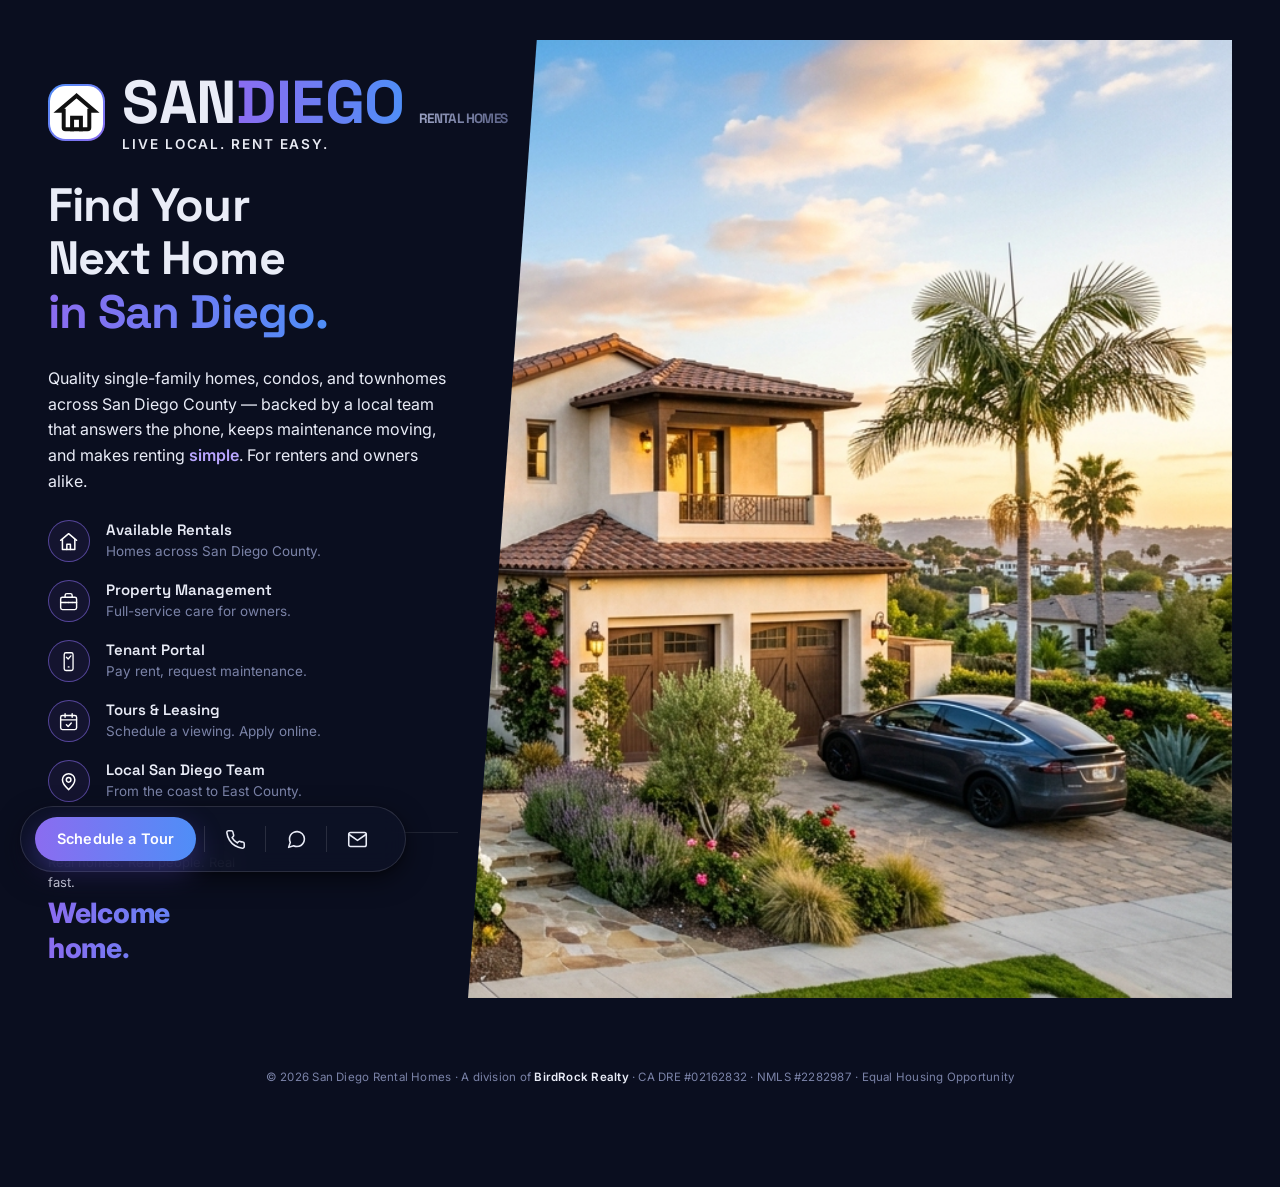
<file: index.html>
<!doctype html>
<html lang="en">
<head>
  <meta charset="UTF-8">
  <meta name="viewport" content="width=device-width, initial-scale=1">
  <title>San Diego Rental Homes — Quality Rentals & Property Management in San Diego, CA</title>
  <meta name="description" content="Find your next home in San Diego. Quality single-family homes, condos, and townhomes for rent across San Diego County — plus full-service property management for owners. Call or text 619-642-2087.">
  <link rel="preconnect" href="https://fonts.googleapis.com">
  <link rel="preconnect" href="https://fonts.gstatic.com" crossorigin>
  <link href="https://fonts.googleapis.com/css2?family=Space+Grotesk:wght@500;600;700&family=Inter:wght@400;500;600;700&display=swap" rel="stylesheet">
  <link rel="icon" type="image/svg+xml" href="assets/logo.svg">
  <link rel="apple-touch-icon" sizes="180x180" href="assets/appicon-180.png">
  <link rel="manifest" href="site.webmanifest">
  <meta name="theme-color" content="#000000">
  <link rel="stylesheet" href="pages.css?v=13">
  <link rel="stylesheet" href="floating-bar.css?v=4">
</head>
<body>
  <div class="page">
    <div class="hero">
      <div class="hero-copy">
        <div class="brand"><a class="brand-mark" href="index.html" aria-label="San Diego Rental Homes home"><img src="assets/logo.svg" alt="San Diego Rental Homes logo"></a>

          <div class="brand-text">
            <a class="brand-home" href="index.html" aria-label="San Diego Rental Homes home"><h1 class="brand-title">SAN<span class="accent">DIEGO</span> <span class="suffix">RENTAL HOMES</span></h1></a>
            <a class="brand-sub" href="rentals.html">LIVE LOCAL. RENT EASY.</a>
          </div>
        </div>

        <h2 class="headline">
          Find Your Next Home<br>
          <span class="grad">in San Diego.</span>
        </h2>
        <p class="lede">
          Quality single-family homes, condos, and townhomes across San Diego County — backed by a local team that answers the phone, keeps maintenance moving, and makes renting <span class="hl">simple</span>. For renters and owners alike.
        </p>

      <div class="features">
        <div class="feature">
          <a class="feature-icon" href="rentals.html" aria-label="Available Rentals"><svg viewBox="0 0 24 24" fill="none" stroke-width="1.7" stroke-linecap="round" stroke-linejoin="round"><path d="M3 10.5 12 3l9 7.5"/><path d="M5 9.5V21h14V9.5"/><path d="M10 21v-6h4v6"/></svg></a>
          <div>
            <h3><a href="rentals.html">Available Rentals</a></h3>
            <p class="tight">Homes across San Diego County.</p>
          </div>
        </div>
        <div class="feature">
          <a class="feature-icon" href="management.html" aria-label="Property Management"><svg viewBox="0 0 24 24" fill="none" stroke-width="1.6" stroke-linecap="round" stroke-linejoin="round"><rect x="3" y="7" width="18" height="14" rx="2"/><path d="M8 7V5a2 2 0 0 1 2-2h4a2 2 0 0 1 2 2v2"/><path d="M3 13h18"/><path d="M8 13v0M12 13v0M16 13v0"/></svg></a>
          <div>
            <h3><a href="management.html">Property Management</a></h3>
            <p>Full-service care for owners.</p>
          </div>
        </div>
        <div class="feature">
          <a class="feature-icon" href="tenants.html" aria-label="Tenant Portal"><svg viewBox="0 0 24 24" fill="none" stroke-width="1.5"><rect x="7" y="2" width="10" height="20" rx="2"/><path d="M11 18h2"/><path d="M9.5 7l2 2 3-3.5" stroke-linecap="round" stroke-linejoin="round"/></svg></a>
          <div>
            <h3><a href="tenants.html">Tenant Portal</a></h3>
            <p>Pay rent, request maintenance.</p>
          </div>
        </div>
        <div class="feature">
          <a class="feature-icon" href="contact.html" aria-label="Tours and Leasing"><svg viewBox="0 0 24 24" fill="none" stroke-width="1.6" stroke-linecap="round" stroke-linejoin="round"><rect x="3" y="5" width="18" height="16" rx="2"/><path d="M8 3v4M16 3v4M3 10h18"/><path d="M9.5 15.5l2 2 3.5-4"/></svg></a>
          <div>
            <h3><a href="contact.html">Tours &amp; Leasing</a></h3>
            <p>Schedule a viewing. Apply online.</p>
          </div>
        </div>
        <div class="feature">
          <a class="feature-icon" href="management.html" aria-label="Local San Diego Team"><svg viewBox="0 0 24 24" fill="none" stroke-width="1.7" stroke-linecap="round" stroke-linejoin="round"><path d="M12 21s-7-6.1-7-11a7 7 0 0 1 14 0c0 4.9-7 11-7 11z"/><circle cx="12" cy="10" r="2.6"/></svg></a>
          <div>
            <h3><a href="contact.html">Local San Diego Team</a></h3>
            <p>From the coast to East County.</p>
          </div>
        </div>
      </div>

        <div class="cta-row">
          <div class="cta-text">
            Real homes. Real people. Real fast.<br>
            <a class="slamdunk-link" href="rentals.html" aria-label="See available rentals">Welcome home.</a>
          </div>

        </div>
      </div>

      <div class="hero-photo-frame">
        <img src="assets/hero.jpg" alt="A beautiful San Diego rental home at golden hour">
      </div>
    </div>
  </div>

    <script src="brand-fit.js?v=2"></script>
  <script src="swipe-nav.js?v=1"></script>
<nav class="footer-bar" role="navigation" aria-label="App actions">
  <a class="footer-btn footer-cta" aria-label="Schedule a Tour" href="contact.html"><span>Schedule a Tour</span></a>
  <div class="fb-divider"></div>
  <a class="footer-btn" aria-label="Call" href="tel:+16196422087"><svg viewBox="0 0 24 24"><path d="M22 16.92v3a2 2 0 0 1-2.18 2 19.79 19.79 0 0 1-8.63-3.07 19.5 19.5 0 0 1-6-6 19.79 19.79 0 0 1-3.07-8.67A2 2 0 0 1 4.11 2h3a2 2 0 0 1 2 1.72c.127.96.361 1.903.7 2.81a2 2 0 0 1-.45 2.11L8.09 9.91a16 16 0 0 0 6 6l1.27-1.27a2 2 0 0 1 2.11-.45c.907.339 1.85.573 2.81.7A2 2 0 0 1 22 16.92z"/></svg></a>
  <div class="fb-divider"></div>
  <a class="footer-btn" aria-label="Text" href="sms:+16196422087"><svg viewBox="0 0 24 24"><path d="M21 11.5a8.38 8.38 0 0 1-.9 3.8 8.5 8.5 0 0 1-7.6 4.7 8.38 8.38 0 0 1-3.8-.9L3 21l1.9-5.7a8.38 8.38 0 0 1-.9-3.8 8.5 8.5 0 0 1 4.7-7.6 8.38 8.38 0 0 1 3.8-.9h.5a8.48 8.48 0 0 1 8 8v.5z"/></svg></a>
  <div class="fb-divider"></div>
  <a class="footer-btn" aria-label="Email" href="mailto:buddy@birdrockfunding.com"><svg viewBox="0 0 24 24"><rect x="2" y="4" width="20" height="16" rx="2"/><path d="m22 6-10 7L2 6"/></svg></a>
</nav>
<script src="floating-bar.js?v=5"></script>

<script>
  window.chatwootSettings = {
    launcherTitle: "Chat with Buddy",
    position: 'right',
    locale: 'en',
    darkMode: 'dark',
    type: 'expanded'
  };
  (function(d,t) {
    var BASE_URL="https://app.chatwoot.com";
    var g=d.createElement(t),s=d.getElementsByTagName(t)[0];
    g.src=BASE_URL+"/packs/js/sdk.js";
    g.async = true;
    s.parentNode.insertBefore(g,s);
    g.onload=function(){
      window.chatwootSDK.run({
        websiteToken: 'yThfudZBD2Ke6P4F8vaH173w',
        baseUrl: BASE_URL
      });
      var st = document.createElement('style');
      st.textContent = '#chatwoot_widget_launcher, .woot-widget-bubble, .chatwoot-launcher, ' +
        '.woot-widget-bubble-icon { background: linear-gradient(90deg, #2b6cf0, #4f8ef7) !important; border-radius: 14px; }';
      document.head.appendChild(st);
    }
  })(document,"script");
</script>
</body>
</html>
</file>
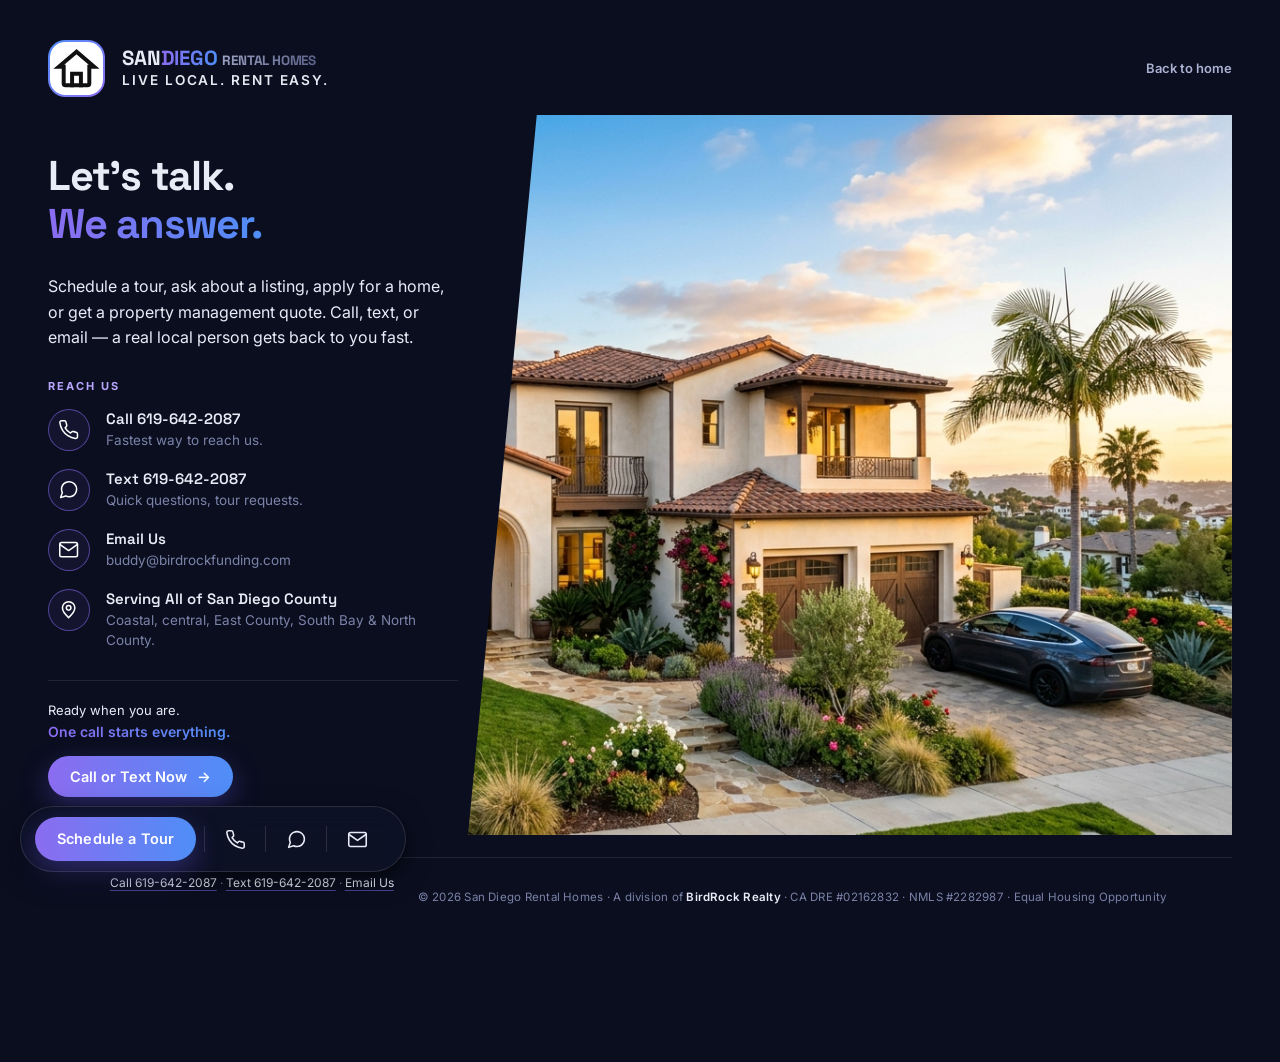
<file: contact.html>
<!doctype html>
<html lang="en">
<head>
  <meta charset="UTF-8">
  <meta name="viewport" content="width=device-width, initial-scale=1">
  <title>Contact & Apply | San Diego Rental Homes</title>
  <meta name="description" content="Contact San Diego Rental Homes: call or text 619-642-2087, or email us to schedule a tour, apply for a home, or ask about property management.">
  <link rel="preconnect" href="https://fonts.googleapis.com">
  <link rel="preconnect" href="https://fonts.gstatic.com" crossorigin>
  <link href="https://fonts.googleapis.com/css2?family=Space+Grotesk:wght@500;600;700&family=Inter:wght@400;500;600;700&display=swap" rel="stylesheet">
  <link rel="icon" type="image/svg+xml" href="assets/logo.svg">
  <link rel="manifest" href="site.webmanifest">
  <meta name="theme-color" content="#000000">
  <link rel="stylesheet" href="pages.css?v=13">
  <link rel="stylesheet" href="floating-bar.css?v=4">
</head>
<body>
  <div class="page">
    <nav class="page-nav" aria-label="Main navigation">
      <a class="brand" href="index.html"><img class="brand-mark" src="assets/logo.svg" alt="San Diego Rental Homes logo"><div><h1 class="brand-title">SAN<span class="accent">DIEGO</span> <span class="suffix">RENTAL HOMES</span></h1><span class="brand-sub">LIVE LOCAL. RENT EASY.</span></div></a>
      <a class="back-link" href="index.html">Back to home</a>
    </nav>
    <main class="hero">
      <section class="hero-copy">
        <h2 class="page-heading heading-wide">Let's talk.<br><span class="grad">We answer.</span></h2>
        <p class="page-lede">Schedule a tour, ask about a listing, apply for a home, or get a property management quote. Call, text, or email — a real local person gets back to you fast.</p>
        <div class="section-label">Reach Us</div>
        <div class="features">
          <div class="feature">
            <a class="feature-icon" href="tel:+16196422087" aria-label="Call 619-642-2087"><svg viewBox="0 0 24 24" fill="none" stroke="#ffffff" stroke-width="1.7" stroke-linecap="round" stroke-linejoin="round"><path d="M22 16.92v3a2 2 0 0 1-2.18 2 19.79 19.79 0 0 1-8.63-3.07 19.5 19.5 0 0 1-6-6 19.79 19.79 0 0 1-3.07-8.67A2 2 0 0 1 4.11 2h3a2 2 0 0 1 2 1.72c.127.96.361 1.903.7 2.81a2 2 0 0 1-.45 2.11L8.09 9.91a16 16 0 0 0 6 6l1.27-1.27a2 2 0 0 1 2.11-.45c.907.339 1.85.573 2.81.7A2 2 0 0 1 22 16.92z"/></svg></a>
            <div>
              <h3><a href="tel:+16196422087">Call 619-642-2087</a></h3>
              <p>Fastest way to reach us.</p>
            </div>
          </div>
          <div class="feature">
            <a class="feature-icon" href="sms:+16196422087" aria-label="Text 619-642-2087"><svg viewBox="0 0 24 24" fill="none" stroke="#ffffff" stroke-width="1.7"><path d="M21 11.5a8.38 8.38 0 0 1-.9 3.8 8.5 8.5 0 0 1-7.6 4.7 8.38 8.38 0 0 1-3.8-.9L3 21l1.9-5.7a8.38 8.38 0 0 1-.9-3.8 8.5 8.5 0 0 1 4.7-7.6 8.38 8.38 0 0 1 3.8-.9h.5a8.48 8.48 0 0 1 8 8v.5z" stroke-linecap="round" stroke-linejoin="round"/></svg></a>
            <div>
              <h3><a href="sms:+16196422087">Text 619-642-2087</a></h3>
              <p>Quick questions, tour requests.</p>
            </div>
          </div>
          <div class="feature">
            <a class="feature-icon" href="mailto:buddy@birdrockfunding.com" aria-label="Email us"><svg viewBox="0 0 24 24" fill="none" stroke="#ffffff" stroke-width="1.7"><rect x="2" y="4" width="20" height="16" rx="2"/><path d="m22 6-10 7L2 6" stroke-linecap="round" stroke-linejoin="round"/></svg></a>
            <div>
              <h3><a href="mailto:buddy@birdrockfunding.com">Email Us</a></h3>
              <p>buddy@birdrockfunding.com</p>
            </div>
          </div>
          <div class="feature">
            <a class="feature-icon" href="index.html" aria-label="Service areas"><svg viewBox="0 0 24 24" fill="none" stroke="#ffffff" stroke-width="1.7" stroke-linecap="round" stroke-linejoin="round"><path d="M12 21s-7-6.1-7-11a7 7 0 0 1 14 0c0 4.9-7 11-7 11z"/><circle cx="12" cy="10" r="2.6"/></svg></a>
            <div>
              <h3>Serving All of San Diego County</h3>
              <p>Coastal, central, East County, South Bay &amp; North County.</p>
            </div>
          </div>
        </div>
        <div class="cta-row">
          <div class="cta-text">Ready when you are.<br><strong>One call starts everything.</strong></div>
          <a class="cta-button" href="tel:+16196422087" target="_blank" rel="noopener noreferrer">Call or Text Now <span>→</span></a>
        </div>
      </section>
      <div class="hero-photo-frame"><img src="assets/hero.jpg" alt="A beautiful San Diego rental home at golden hour"></div>
    </main>
    <footer class="page-footer" style="justify-content: center;">
      <div class="footer-contact" style="flex-direction: row; gap: 10px; text-align: center;">
        <span><a href="tel:+16196422087">Call 619-642-2087</a> &middot; <a href="sms:+16196422087">Text 619-642-2087</a> &middot; <a href="mailto:buddy@birdrockfunding.com">Email Us</a></span>
      </div>
    </footer>
  </div>
<nav class="footer-bar" role="navigation" aria-label="App actions">
  <a class="footer-btn footer-cta" aria-label="Schedule a Tour" href="contact.html"><span>Schedule a Tour</span></a>
  <div class="fb-divider"></div>
  <a class="footer-btn" aria-label="Call" href="tel:+16196422087"><svg viewBox="0 0 24 24"><path d="M22 16.92v3a2 2 0 0 1-2.18 2 19.79 19.79 0 0 1-8.63-3.07 19.5 19.5 0 0 1-6-6 19.79 19.79 0 0 1-3.07-8.67A2 2 0 0 1 4.11 2h3a2 2 0 0 1 2 1.72c.127.96.361 1.903.7 2.81a2 2 0 0 1-.45 2.11L8.09 9.91a16 16 0 0 0 6 6l1.27-1.27a2 2 0 0 1 2.11-.45c.907.339 1.85.573 2.81.7A2 2 0 0 1 22 16.92z"/></svg></a>
  <div class="fb-divider"></div>
  <a class="footer-btn" aria-label="Text" href="sms:+16196422087"><svg viewBox="0 0 24 24"><path d="M21 11.5a8.38 8.38 0 0 1-.9 3.8 8.5 8.5 0 0 1-7.6 4.7 8.38 8.38 0 0 1-3.8-.9L3 21l1.9-5.7a8.38 8.38 0 0 1-.9-3.8 8.5 8.5 0 0 1 4.7-7.6 8.38 8.38 0 0 1 3.8-.9h.5a8.48 8.48 0 0 1 8 8v.5z"/></svg></a>
  <div class="fb-divider"></div>
  <a class="footer-btn" aria-label="Email" href="mailto:buddy@birdrockfunding.com"><svg viewBox="0 0 24 24"><rect x="2" y="4" width="20" height="16" rx="2"/><path d="m22 6-10 7L2 6"/></svg></a>
</nav>
<script src="floating-bar.js?v=5"></script>
<script>
  window.chatwootSettings = {
    launcherTitle: "Chat with Buddy",
    position: 'right',
    locale: 'en',
    darkMode: 'dark',
    type: 'expanded'
  };
  (function(d,t) {
    var BASE_URL="https://app.chatwoot.com";
    var g=d.createElement(t),s=d.getElementsByTagName(t)[0];
    g.src=BASE_URL+"/packs/js/sdk.js";
    g.async = true;
    s.parentNode.insertBefore(g,s);
    g.onload=function(){
      window.chatwootSDK.run({
        websiteToken: 'yThfudZBD2Ke6P4F8vaH173w',
        baseUrl: BASE_URL
      });
      var st = document.createElement('style');
      st.textContent = '#chatwoot_widget_launcher, .woot-widget-bubble, .chatwoot-launcher, ' +
        '.woot-widget-bubble-icon { background: linear-gradient(90deg, #2b6cf0, #4f8ef7) !important; border-radius: 14px; }';
      document.head.appendChild(st);
    }
  })(document,"script");
</script>
</body>
</html>
</file>
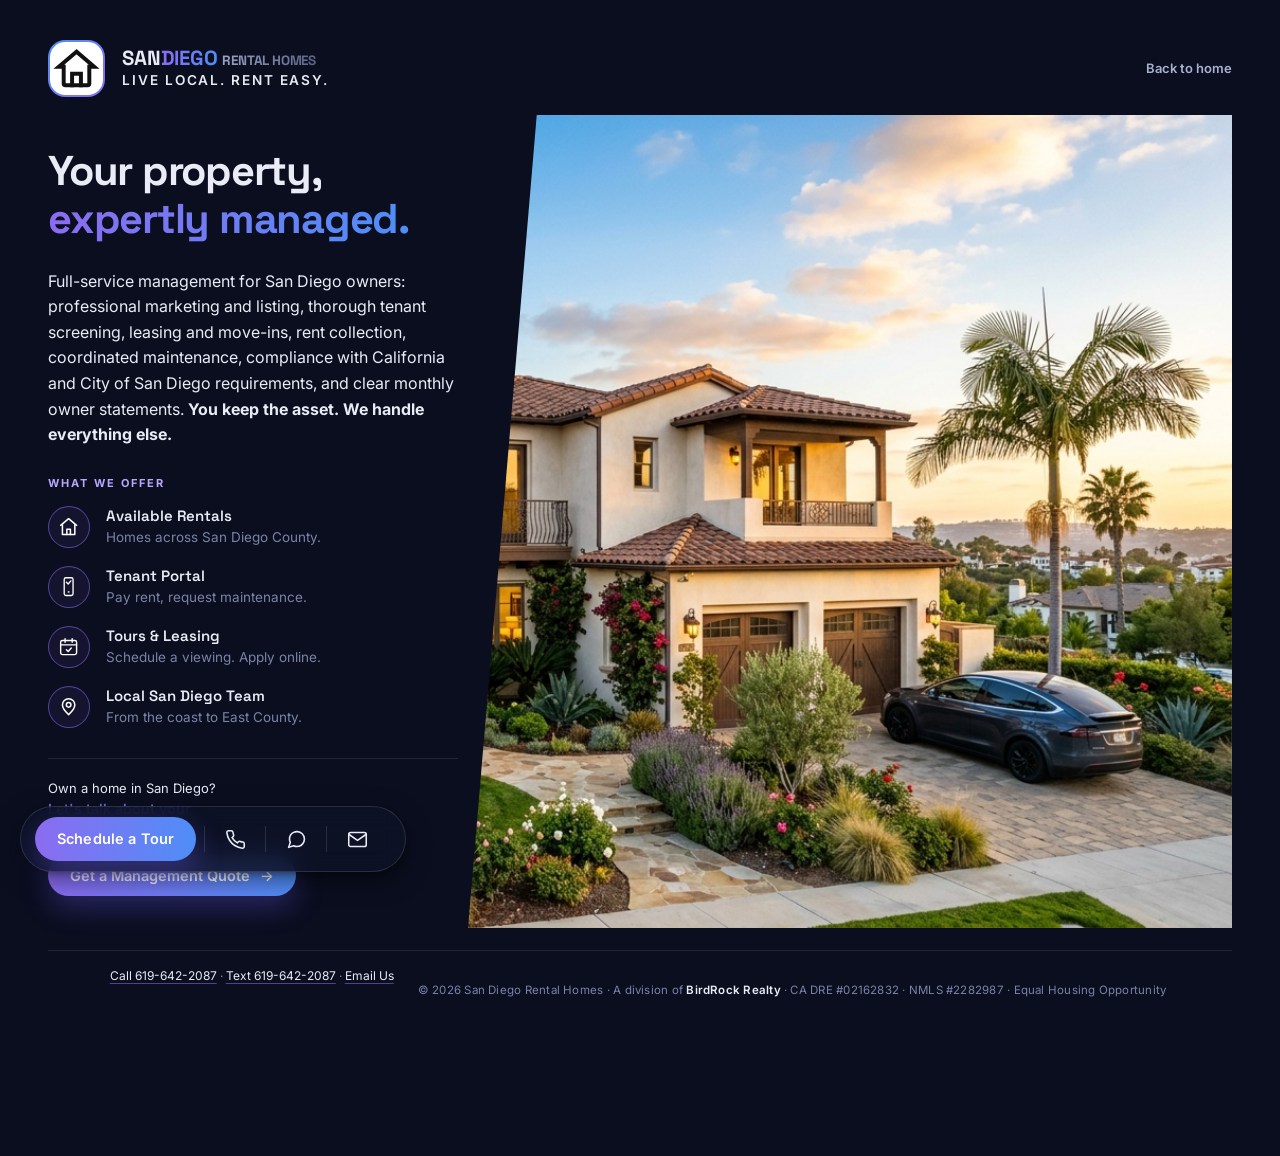
<file: management.html>
<!doctype html>
<html lang="en">
<head>
  <meta charset="UTF-8">
  <meta name="viewport" content="width=device-width, initial-scale=1">
  <title>Property Management | San Diego Rental Homes</title>
  <meta name="description" content="Full-service property management in San Diego: marketing, tenant screening, leasing, rent collection, maintenance coordination, and owner statements. Call or text 619-642-2087.">
  <link rel="preconnect" href="https://fonts.googleapis.com">
  <link rel="preconnect" href="https://fonts.gstatic.com" crossorigin>
  <link href="https://fonts.googleapis.com/css2?family=Space+Grotesk:wght@500;600;700&family=Inter:wght@400;500;600;700&display=swap" rel="stylesheet">
  <link rel="icon" type="image/svg+xml" href="assets/logo.svg">
  <link rel="manifest" href="site.webmanifest">
  <meta name="theme-color" content="#000000">
  <link rel="stylesheet" href="pages.css?v=13">
  <link rel="stylesheet" href="floating-bar.css?v=4">
</head>
<body>
  <div class="page">
    <nav class="page-nav" aria-label="Main navigation">
      <a class="brand" href="index.html"><img class="brand-mark" src="assets/logo.svg" alt="San Diego Rental Homes logo"><div><h1 class="brand-title">SAN<span class="accent">DIEGO</span> <span class="suffix">RENTAL HOMES</span></h1><span class="brand-sub">LIVE LOCAL. RENT EASY.</span></div></a>
      <a class="back-link" href="index.html">Back to home</a>
    </nav>
    <main class="hero">
      <section class="hero-copy">
        <h2 class="page-heading heading-wide">Your property,<br><span class="grad">expertly managed.</span></h2>
        <p class="page-lede">Full-service management for San Diego owners: professional marketing and listing, thorough tenant screening, leasing and move-ins, rent collection, coordinated maintenance, compliance with California and City of San Diego requirements, and clear monthly owner statements. <strong>You keep the asset. We handle everything else.</strong></p>
        <div class="section-label">What we offer</div>
        <div class="features">
          <div class="feature">
            <a class="feature-icon" href="rentals.html" aria-label="Available Rentals"><svg viewBox="0 0 24 24" fill="none" stroke="#ffffff" stroke-width="1.7" stroke-linecap="round" stroke-linejoin="round"><path d="M3 10.5 12 3l9 7.5"/><path d="M5 9.5V21h14V9.5"/><path d="M10 21v-6h4v6"/></svg></a>
            <div>
              <h3><a href="rentals.html">Available Rentals</a></h3>
              <p>Homes across San Diego County.</p>
            </div>
          </div>
          <div class="feature">
            <a class="feature-icon" href="tenants.html" aria-label="Tenant Portal"><svg viewBox="0 0 24 24" fill="none" stroke="#ffffff" stroke-width="1.5"><rect x="7" y="2" width="10" height="20" rx="2"/><path d="M11 18h2"/><path d="M9.5 7l2 2 3-3.5" stroke-linecap="round" stroke-linejoin="round"/></svg></a>
            <div>
              <h3><a href="tenants.html">Tenant Portal</a></h3>
              <p>Pay rent, request maintenance.</p>
            </div>
          </div>
          <div class="feature">
            <a class="feature-icon" href="contact.html" aria-label="Tours and Leasing"><svg viewBox="0 0 24 24" fill="none" stroke="#ffffff" stroke-width="1.6" stroke-linecap="round" stroke-linejoin="round"><rect x="3" y="5" width="18" height="16" rx="2"/><path d="M8 3v4M16 3v4M3 10h18"/><path d="M9.5 15.5l2 2 3.5-4"/></svg></a>
            <div>
              <h3><a href="contact.html">Tours &amp; Leasing</a></h3>
              <p>Schedule a viewing. Apply online.</p>
            </div>
          </div>
          <div class="feature">
            <a class="feature-icon" href="contact.html" aria-label="Local San Diego Team"><svg viewBox="0 0 24 24" fill="none" stroke="#ffffff" stroke-width="1.7" stroke-linecap="round" stroke-linejoin="round"><path d="M12 21s-7-6.1-7-11a7 7 0 0 1 14 0c0 4.9-7 11-7 11z"/><circle cx="12" cy="10" r="2.6"/></svg></a>
            <div>
              <h3><a href="contact.html">Local San Diego Team</a></h3>
              <p>From the coast to East County.</p>
            </div>
          </div>
        </div>
        <div class="cta-row">
          <div class="cta-text">Own a home in San Diego?<br><strong>Let's talk about your property.</strong></div>
          <a class="cta-button" href="contact.html" target="_blank" rel="noopener noreferrer">Get a Management Quote <span>→</span></a>
        </div>
      </section>
      <div class="hero-photo-frame"><img src="assets/hero.jpg" alt="A beautiful San Diego rental home at golden hour"></div>
    </main>
    <footer class="page-footer" style="justify-content: center;">
      <div class="footer-contact" style="flex-direction: row; gap: 10px; text-align: center;">
        <span><a href="tel:+16196422087">Call 619-642-2087</a> &middot; <a href="sms:+16196422087">Text 619-642-2087</a> &middot; <a href="mailto:buddy@birdrockfunding.com">Email Us</a></span>
      </div>
    </footer>
  </div>
<nav class="footer-bar" role="navigation" aria-label="App actions">
  <a class="footer-btn footer-cta" aria-label="Schedule a Tour" href="contact.html"><span>Schedule a Tour</span></a>
  <div class="fb-divider"></div>
  <a class="footer-btn" aria-label="Call" href="tel:+16196422087"><svg viewBox="0 0 24 24"><path d="M22 16.92v3a2 2 0 0 1-2.18 2 19.79 19.79 0 0 1-8.63-3.07 19.5 19.5 0 0 1-6-6 19.79 19.79 0 0 1-3.07-8.67A2 2 0 0 1 4.11 2h3a2 2 0 0 1 2 1.72c.127.96.361 1.903.7 2.81a2 2 0 0 1-.45 2.11L8.09 9.91a16 16 0 0 0 6 6l1.27-1.27a2 2 0 0 1 2.11-.45c.907.339 1.85.573 2.81.7A2 2 0 0 1 22 16.92z"/></svg></a>
  <div class="fb-divider"></div>
  <a class="footer-btn" aria-label="Text" href="sms:+16196422087"><svg viewBox="0 0 24 24"><path d="M21 11.5a8.38 8.38 0 0 1-.9 3.8 8.5 8.5 0 0 1-7.6 4.7 8.38 8.38 0 0 1-3.8-.9L3 21l1.9-5.7a8.38 8.38 0 0 1-.9-3.8 8.5 8.5 0 0 1 4.7-7.6 8.38 8.38 0 0 1 3.8-.9h.5a8.48 8.48 0 0 1 8 8v.5z"/></svg></a>
  <div class="fb-divider"></div>
  <a class="footer-btn" aria-label="Email" href="mailto:buddy@birdrockfunding.com"><svg viewBox="0 0 24 24"><rect x="2" y="4" width="20" height="16" rx="2"/><path d="m22 6-10 7L2 6"/></svg></a>
</nav>
<script src="floating-bar.js?v=5"></script>
<script>
  window.chatwootSettings = {
    launcherTitle: "Chat with Buddy",
    position: 'right',
    locale: 'en',
    darkMode: 'dark',
    type: 'expanded'
  };
  (function(d,t) {
    var BASE_URL="https://app.chatwoot.com";
    var g=d.createElement(t),s=d.getElementsByTagName(t)[0];
    g.src=BASE_URL+"/packs/js/sdk.js";
    g.async = true;
    s.parentNode.insertBefore(g,s);
    g.onload=function(){
      window.chatwootSDK.run({
        websiteToken: 'yThfudZBD2Ke6P4F8vaH173w',
        baseUrl: BASE_URL
      });
      var st = document.createElement('style');
      st.textContent = '#chatwoot_widget_launcher, .woot-widget-bubble, .chatwoot-launcher, ' +
        '.woot-widget-bubble-icon { background: linear-gradient(90deg, #2b6cf0, #4f8ef7) !important; border-radius: 14px; }';
      document.head.appendChild(st);
    }
  })(document,"script");
</script>
</body>
</html>
</file>
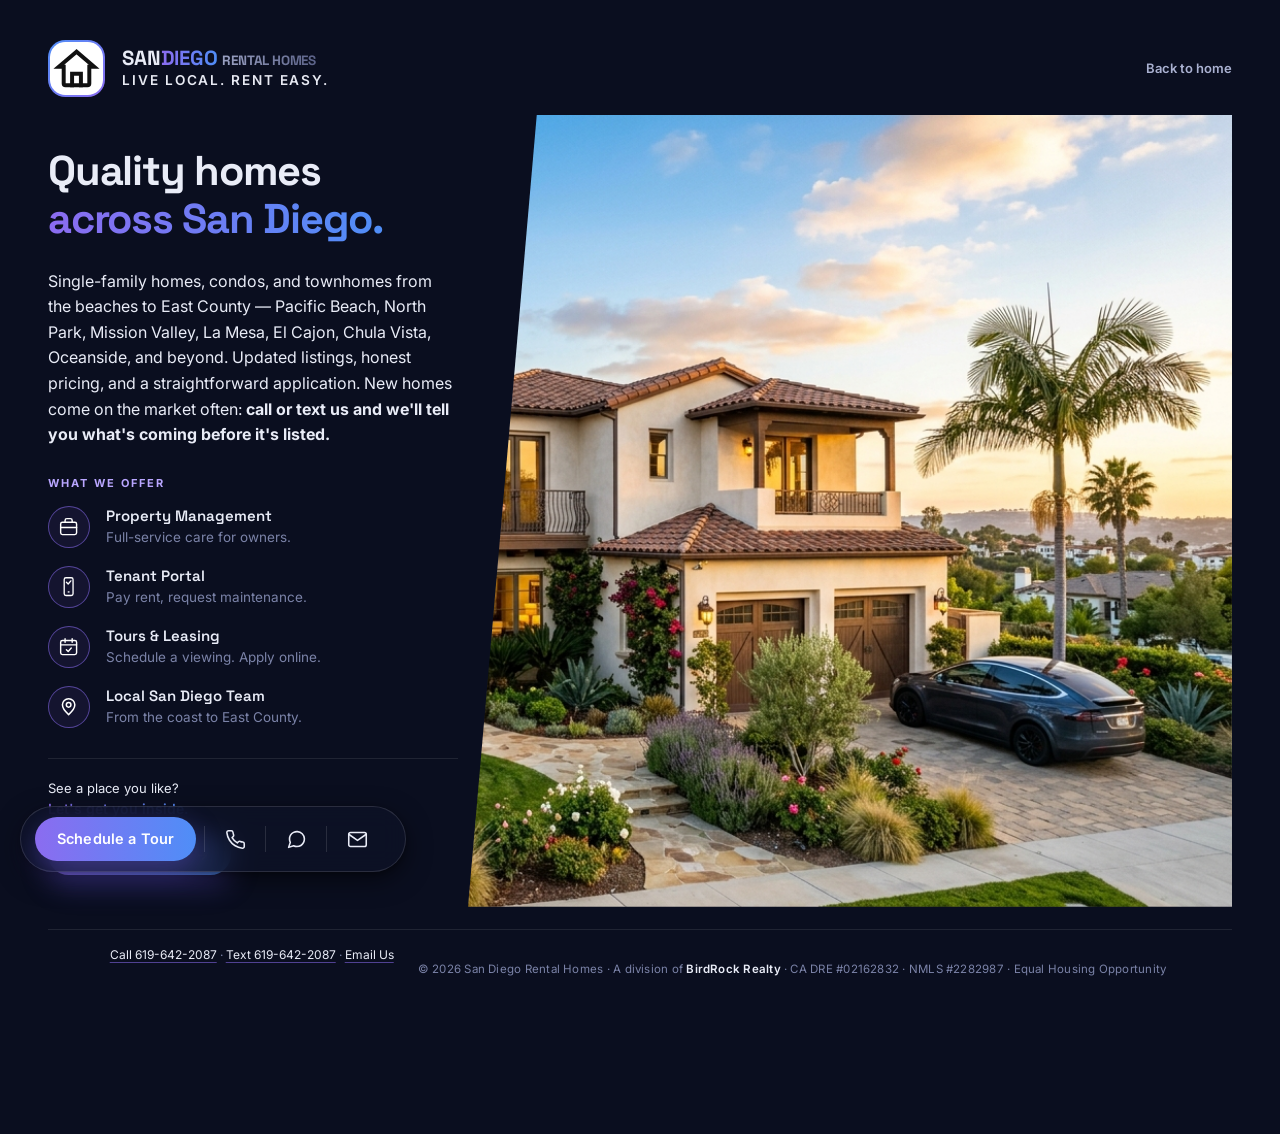
<file: rentals.html>
<!doctype html>
<html lang="en">
<head>
  <meta charset="UTF-8">
  <meta name="viewport" content="width=device-width, initial-scale=1">
  <title>Available Rentals | San Diego Rental Homes</title>
  <meta name="description" content="Browse available rental homes across San Diego County — single-family homes, condos, and townhomes from the coast to East County. Schedule a tour today.">
  <link rel="preconnect" href="https://fonts.googleapis.com">
  <link rel="preconnect" href="https://fonts.gstatic.com" crossorigin>
  <link href="https://fonts.googleapis.com/css2?family=Space+Grotesk:wght@500;600;700&family=Inter:wght@400;500;600;700&display=swap" rel="stylesheet">
  <link rel="icon" type="image/svg+xml" href="assets/logo.svg">
  <link rel="manifest" href="site.webmanifest">
  <meta name="theme-color" content="#000000">
  <link rel="stylesheet" href="pages.css?v=13">
  <link rel="stylesheet" href="floating-bar.css?v=4">
</head>
<body>
  <div class="page">
    <nav class="page-nav" aria-label="Main navigation">
      <a class="brand" href="index.html"><img class="brand-mark" src="assets/logo.svg" alt="San Diego Rental Homes logo"><div><h1 class="brand-title">SAN<span class="accent">DIEGO</span> <span class="suffix">RENTAL HOMES</span></h1><span class="brand-sub">LIVE LOCAL. RENT EASY.</span></div></a>
      <a class="back-link" href="index.html">Back to home</a>
    </nav>
    <main class="hero">
      <section class="hero-copy">
        <h2 class="page-heading heading-wide">Quality homes<br><span class="grad">across San Diego.</span></h2>
        <p class="page-lede">Single-family homes, condos, and townhomes from the beaches to East County — Pacific Beach, North Park, Mission Valley, La Mesa, El Cajon, Chula Vista, Oceanside, and beyond. Updated listings, honest pricing, and a straightforward application. New homes come on the market often: <strong>call or text us and we'll tell you what's coming before it's listed.</strong></p>
        <div class="section-label">What we offer</div>
        <div class="features">
          <div class="feature">
            <a class="feature-icon" href="management.html" aria-label="Property Management"><svg viewBox="0 0 24 24" fill="none" stroke="#ffffff" stroke-width="1.6" stroke-linecap="round" stroke-linejoin="round"><rect x="3" y="7" width="18" height="14" rx="2"/><path d="M8 7V5a2 2 0 0 1 2-2h4a2 2 0 0 1 2 2v2"/><path d="M3 13h18"/></svg></a>
            <div>
              <h3><a href="management.html">Property Management</a></h3>
              <p>Full-service care for owners.</p>
            </div>
          </div>
          <div class="feature">
            <a class="feature-icon" href="tenants.html" aria-label="Tenant Portal"><svg viewBox="0 0 24 24" fill="none" stroke="#ffffff" stroke-width="1.5"><rect x="7" y="2" width="10" height="20" rx="2"/><path d="M11 18h2"/><path d="M9.5 7l2 2 3-3.5" stroke-linecap="round" stroke-linejoin="round"/></svg></a>
            <div>
              <h3><a href="tenants.html">Tenant Portal</a></h3>
              <p>Pay rent, request maintenance.</p>
            </div>
          </div>
          <div class="feature">
            <a class="feature-icon" href="contact.html" aria-label="Tours and Leasing"><svg viewBox="0 0 24 24" fill="none" stroke="#ffffff" stroke-width="1.6" stroke-linecap="round" stroke-linejoin="round"><rect x="3" y="5" width="18" height="16" rx="2"/><path d="M8 3v4M16 3v4M3 10h18"/><path d="M9.5 15.5l2 2 3.5-4"/></svg></a>
            <div>
              <h3><a href="contact.html">Tours &amp; Leasing</a></h3>
              <p>Schedule a viewing. Apply online.</p>
            </div>
          </div>
          <div class="feature">
            <a class="feature-icon" href="contact.html" aria-label="Local San Diego Team"><svg viewBox="0 0 24 24" fill="none" stroke="#ffffff" stroke-width="1.7" stroke-linecap="round" stroke-linejoin="round"><path d="M12 21s-7-6.1-7-11a7 7 0 0 1 14 0c0 4.9-7 11-7 11z"/><circle cx="12" cy="10" r="2.6"/></svg></a>
            <div>
              <h3><a href="contact.html">Local San Diego Team</a></h3>
              <p>From the coast to East County.</p>
            </div>
          </div>
        </div>
        <div class="cta-row">
          <div class="cta-text">See a place you like?<br><strong>Let's get you inside.</strong></div>
          <a class="cta-button" href="contact.html" target="_blank" rel="noopener noreferrer">Schedule a Tour <span>→</span></a>
        </div>
      </section>
      <div class="hero-photo-frame"><img src="assets/hero.jpg" alt="A beautiful San Diego rental home at golden hour"></div>
    </main>
    <footer class="page-footer" style="justify-content: center;">
      <div class="footer-contact" style="flex-direction: row; gap: 10px; text-align: center;">
        <span><a href="tel:+16196422087">Call 619-642-2087</a> &middot; <a href="sms:+16196422087">Text 619-642-2087</a> &middot; <a href="mailto:buddy@birdrockfunding.com">Email Us</a></span>
      </div>
    </footer>
  </div>
<nav class="footer-bar" role="navigation" aria-label="App actions">
  <a class="footer-btn footer-cta" aria-label="Schedule a Tour" href="contact.html"><span>Schedule a Tour</span></a>
  <div class="fb-divider"></div>
  <a class="footer-btn" aria-label="Call" href="tel:+16196422087"><svg viewBox="0 0 24 24"><path d="M22 16.92v3a2 2 0 0 1-2.18 2 19.79 19.79 0 0 1-8.63-3.07 19.5 19.5 0 0 1-6-6 19.79 19.79 0 0 1-3.07-8.67A2 2 0 0 1 4.11 2h3a2 2 0 0 1 2 1.72c.127.96.361 1.903.7 2.81a2 2 0 0 1-.45 2.11L8.09 9.91a16 16 0 0 0 6 6l1.27-1.27a2 2 0 0 1 2.11-.45c.907.339 1.85.573 2.81.7A2 2 0 0 1 22 16.92z"/></svg></a>
  <div class="fb-divider"></div>
  <a class="footer-btn" aria-label="Text" href="sms:+16196422087"><svg viewBox="0 0 24 24"><path d="M21 11.5a8.38 8.38 0 0 1-.9 3.8 8.5 8.5 0 0 1-7.6 4.7 8.38 8.38 0 0 1-3.8-.9L3 21l1.9-5.7a8.38 8.38 0 0 1-.9-3.8 8.5 8.5 0 0 1 4.7-7.6 8.38 8.38 0 0 1 3.8-.9h.5a8.48 8.48 0 0 1 8 8v.5z"/></svg></a>
  <div class="fb-divider"></div>
  <a class="footer-btn" aria-label="Email" href="mailto:buddy@birdrockfunding.com"><svg viewBox="0 0 24 24"><rect x="2" y="4" width="20" height="16" rx="2"/><path d="m22 6-10 7L2 6"/></svg></a>
</nav>
<script src="floating-bar.js?v=5"></script>
<script>
  window.chatwootSettings = {
    launcherTitle: "Chat with Buddy",
    position: 'right',
    locale: 'en',
    darkMode: 'dark',
    type: 'expanded'
  };
  (function(d,t) {
    var BASE_URL="https://app.chatwoot.com";
    var g=d.createElement(t),s=d.getElementsByTagName(t)[0];
    g.src=BASE_URL+"/packs/js/sdk.js";
    g.async = true;
    s.parentNode.insertBefore(g,s);
    g.onload=function(){
      window.chatwootSDK.run({
        websiteToken: 'yThfudZBD2Ke6P4F8vaH173w',
        baseUrl: BASE_URL
      });
      var st = document.createElement('style');
      st.textContent = '#chatwoot_widget_launcher, .woot-widget-bubble, .chatwoot-launcher, ' +
        '.woot-widget-bubble-icon { background: linear-gradient(90deg, #2b6cf0, #4f8ef7) !important; border-radius: 14px; }';
      document.head.appendChild(st);
    }
  })(document,"script");
</script>
</body>
</html>
</file>
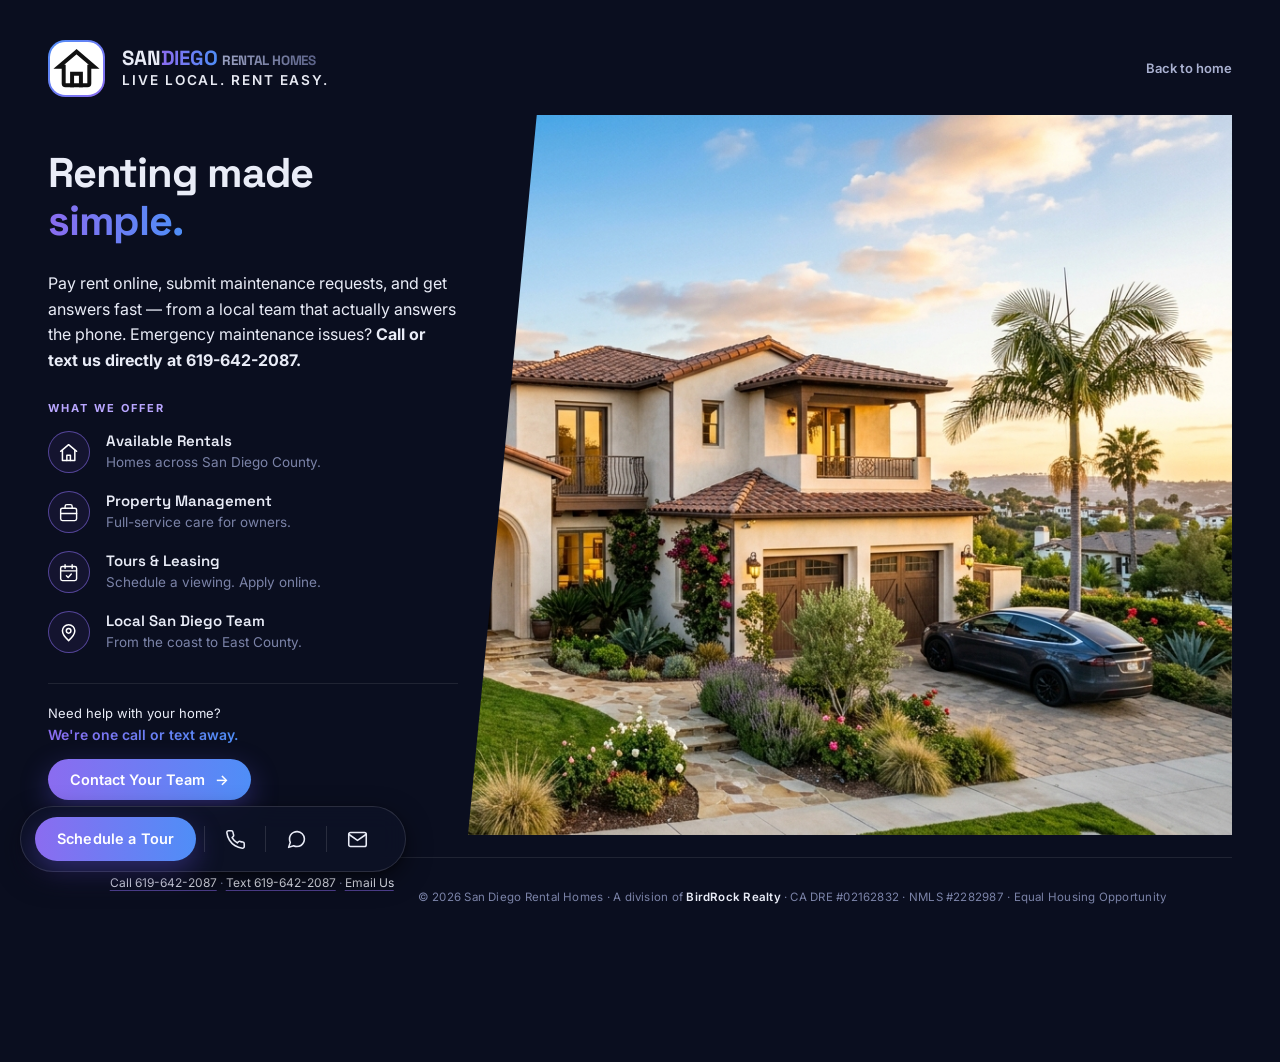
<file: tenants.html>
<!doctype html>
<html lang="en">
<head>
  <meta charset="UTF-8">
  <meta name="viewport" content="width=device-width, initial-scale=1">
  <title>Tenant Portal | San Diego Rental Homes</title>
  <meta name="description" content="San Diego Rental Homes tenant resources: pay rent online, submit maintenance requests, and reach your local team. Call or text 619-642-2087.">
  <link rel="preconnect" href="https://fonts.googleapis.com">
  <link rel="preconnect" href="https://fonts.gstatic.com" crossorigin>
  <link href="https://fonts.googleapis.com/css2?family=Space+Grotesk:wght@500;600;700&family=Inter:wght@400;500;600;700&display=swap" rel="stylesheet">
  <link rel="icon" type="image/svg+xml" href="assets/logo.svg">
  <link rel="manifest" href="site.webmanifest">
  <meta name="theme-color" content="#000000">
  <link rel="stylesheet" href="pages.css?v=13">
  <link rel="stylesheet" href="floating-bar.css?v=4">
</head>
<body>
  <div class="page">
    <nav class="page-nav" aria-label="Main navigation">
      <a class="brand" href="index.html"><img class="brand-mark" src="assets/logo.svg" alt="San Diego Rental Homes logo"><div><h1 class="brand-title">SAN<span class="accent">DIEGO</span> <span class="suffix">RENTAL HOMES</span></h1><span class="brand-sub">LIVE LOCAL. RENT EASY.</span></div></a>
      <a class="back-link" href="index.html">Back to home</a>
    </nav>
    <main class="hero">
      <section class="hero-copy">
        <h2 class="page-heading heading-wide">Renting made<br><span class="grad">simple.</span></h2>
        <p class="page-lede">Pay rent online, submit maintenance requests, and get answers fast — from a local team that actually answers the phone. Emergency maintenance issues? <strong>Call or text us directly at 619-642-2087.</strong></p>
        <div class="section-label">What we offer</div>
        <div class="features">
          <div class="feature">
            <a class="feature-icon" href="rentals.html" aria-label="Available Rentals"><svg viewBox="0 0 24 24" fill="none" stroke="#ffffff" stroke-width="1.7" stroke-linecap="round" stroke-linejoin="round"><path d="M3 10.5 12 3l9 7.5"/><path d="M5 9.5V21h14V9.5"/><path d="M10 21v-6h4v6"/></svg></a>
            <div>
              <h3><a href="rentals.html">Available Rentals</a></h3>
              <p>Homes across San Diego County.</p>
            </div>
          </div>
          <div class="feature">
            <a class="feature-icon" href="management.html" aria-label="Property Management"><svg viewBox="0 0 24 24" fill="none" stroke="#ffffff" stroke-width="1.6" stroke-linecap="round" stroke-linejoin="round"><rect x="3" y="7" width="18" height="14" rx="2"/><path d="M8 7V5a2 2 0 0 1 2-2h4a2 2 0 0 1 2 2v2"/><path d="M3 13h18"/></svg></a>
            <div>
              <h3><a href="management.html">Property Management</a></h3>
              <p>Full-service care for owners.</p>
            </div>
          </div>
          <div class="feature">
            <a class="feature-icon" href="contact.html" aria-label="Tours and Leasing"><svg viewBox="0 0 24 24" fill="none" stroke="#ffffff" stroke-width="1.6" stroke-linecap="round" stroke-linejoin="round"><rect x="3" y="5" width="18" height="16" rx="2"/><path d="M8 3v4M16 3v4M3 10h18"/><path d="M9.5 15.5l2 2 3.5-4"/></svg></a>
            <div>
              <h3><a href="contact.html">Tours &amp; Leasing</a></h3>
              <p>Schedule a viewing. Apply online.</p>
            </div>
          </div>
          <div class="feature">
            <a class="feature-icon" href="contact.html" aria-label="Local San Diego Team"><svg viewBox="0 0 24 24" fill="none" stroke="#ffffff" stroke-width="1.7" stroke-linecap="round" stroke-linejoin="round"><path d="M12 21s-7-6.1-7-11a7 7 0 0 1 14 0c0 4.9-7 11-7 11z"/><circle cx="12" cy="10" r="2.6"/></svg></a>
            <div>
              <h3><a href="contact.html">Local San Diego Team</a></h3>
              <p>From the coast to East County.</p>
            </div>
          </div>
        </div>
        <div class="cta-row">
          <div class="cta-text">Need help with your home?<br><strong>We're one call or text away.</strong></div>
          <a class="cta-button" href="contact.html" target="_blank" rel="noopener noreferrer">Contact Your Team <span>→</span></a>
        </div>
      </section>
      <div class="hero-photo-frame"><img src="assets/hero.jpg" alt="A beautiful San Diego rental home at golden hour"></div>
    </main>
    <footer class="page-footer" style="justify-content: center;">
      <div class="footer-contact" style="flex-direction: row; gap: 10px; text-align: center;">
        <span><a href="tel:+16196422087">Call 619-642-2087</a> &middot; <a href="sms:+16196422087">Text 619-642-2087</a> &middot; <a href="mailto:buddy@birdrockfunding.com">Email Us</a></span>
      </div>
    </footer>
  </div>
<nav class="footer-bar" role="navigation" aria-label="App actions">
  <a class="footer-btn footer-cta" aria-label="Schedule a Tour" href="contact.html"><span>Schedule a Tour</span></a>
  <div class="fb-divider"></div>
  <a class="footer-btn" aria-label="Call" href="tel:+16196422087"><svg viewBox="0 0 24 24"><path d="M22 16.92v3a2 2 0 0 1-2.18 2 19.79 19.79 0 0 1-8.63-3.07 19.5 19.5 0 0 1-6-6 19.79 19.79 0 0 1-3.07-8.67A2 2 0 0 1 4.11 2h3a2 2 0 0 1 2 1.72c.127.96.361 1.903.7 2.81a2 2 0 0 1-.45 2.11L8.09 9.91a16 16 0 0 0 6 6l1.27-1.27a2 2 0 0 1 2.11-.45c.907.339 1.85.573 2.81.7A2 2 0 0 1 22 16.92z"/></svg></a>
  <div class="fb-divider"></div>
  <a class="footer-btn" aria-label="Text" href="sms:+16196422087"><svg viewBox="0 0 24 24"><path d="M21 11.5a8.38 8.38 0 0 1-.9 3.8 8.5 8.5 0 0 1-7.6 4.7 8.38 8.38 0 0 1-3.8-.9L3 21l1.9-5.7a8.38 8.38 0 0 1-.9-3.8 8.5 8.5 0 0 1 4.7-7.6 8.38 8.38 0 0 1 3.8-.9h.5a8.48 8.48 0 0 1 8 8v.5z"/></svg></a>
  <div class="fb-divider"></div>
  <a class="footer-btn" aria-label="Email" href="mailto:buddy@birdrockfunding.com"><svg viewBox="0 0 24 24"><rect x="2" y="4" width="20" height="16" rx="2"/><path d="m22 6-10 7L2 6"/></svg></a>
</nav>
<script src="floating-bar.js?v=5"></script>
<script>
  window.chatwootSettings = {
    launcherTitle: "Chat with Buddy",
    position: 'right',
    locale: 'en',
    darkMode: 'dark',
    type: 'expanded'
  };
  (function(d,t) {
    var BASE_URL="https://app.chatwoot.com";
    var g=d.createElement(t),s=d.getElementsByTagName(t)[0];
    g.src=BASE_URL+"/packs/js/sdk.js";
    g.async = true;
    s.parentNode.insertBefore(g,s);
    g.onload=function(){
      window.chatwootSDK.run({
        websiteToken: 'yThfudZBD2Ke6P4F8vaH173w',
        baseUrl: BASE_URL
      });
      var st = document.createElement('style');
      st.textContent = '#chatwoot_widget_launcher, .woot-widget-bubble, .chatwoot-launcher, ' +
        '.woot-widget-bubble-icon { background: linear-gradient(90deg, #2b6cf0, #4f8ef7) !important; border-radius: 14px; }';
      document.head.appendChild(st);
    }
  })(document,"script");
</script>
</body>
</html>
</file>
<file: pages.css>
:root {
  --navy-950: #0a0e1f;
  --navy-900: #0d1226;
  --navy-700: #1c2547;
  --ink: #e9ecf7;
  --ink-dim: #aab1d1;
  --ink-faint: #7b83a8;
  --violet: #8b6cf0;
  --blue: #4f8ef7;
  --white: #ffffff;
  --gradient: linear-gradient(90deg, var(--violet), var(--blue));
}

* { box-sizing: border-box; }
html, body { margin: 0; min-height: 100%; overscroll-behavior-x: none; }
html { background: var(--navy-950); }
body {
  overflow-x: hidden;
  background: var(--navy-950);
  color: var(--ink);
  font-family: Inter, ui-sans-serif, system-ui, sans-serif;
  -webkit-font-smoothing: antialiased;
}
a { color: inherit; text-decoration: none; }
h1, h2, h3 { font-family: 'Space Grotesk', Inter, ui-sans-serif, system-ui, sans-serif; }

.page { max-width: 1400px; margin: 0 auto; padding: 40px 48px 56px; }
.page-nav { display: flex; align-items: center; justify-content: space-between; gap: 20px; margin-bottom: 18px; }
.brand { display: flex; align-items: center; gap: 17.3px; }
.brand-mark { width: 56.9px; height: 56.9px; border-radius: 17.3px; object-fit: cover; flex-shrink: 0; background: linear-gradient(135deg, #4f8ef7, #8b6cf0); padding: 2px; }
.brand-title { margin: 0; font: 700 27.2px/1 'Space Grotesk', Inter, sans-serif; letter-spacing: -.01em; white-space: nowrap; }
.brand-title .accent, .page-heading .grad, .cta-text strong { background: var(--gradient); -webkit-background-clip: text; background-clip: text; color: transparent; }
.brand-title .suffix { background: linear-gradient(90deg, #9aa1c2, #5c6389); -webkit-background-clip: text; background-clip: text; color: transparent; }
.brand-sub { margin-top: 7px; color: #e8eaf3; font-size: 13.6px; font-weight: 600; letter-spacing: .14em; }
a.brand-sub { text-decoration: none; transition: color .15s; }
a.brand-sub:hover { color: #ffffff; text-decoration-color: var(--blue); }
.lede-link { color: #a98cff; font-weight: 600; text-decoration: underline; text-decoration-color: rgba(139, 108, 240, .55); text-underline-offset: 3px; transition: color .15s, text-decoration-color .15s; }
.lede-link:hover { color: var(--blue); text-decoration-color: var(--blue); }
.back-link { color: var(--ink-dim); font-size: 13px; font-weight: 600; }
.back-link:hover { color: var(--white); }

.hero { display: grid; grid-template-columns: minmax(320px, 420px) 1fr; gap: 0; align-items: stretch; min-height: 720px; }
.hero-copy { display: flex; flex-direction: column; gap: 26px; justify-content: center; padding: 32px 10px 32px 0; }
.page-heading { max-width: 410px; margin: 0; font-size: clamp(39.4px, 3.66vw, 53.4px); font-weight: 700; line-height: 1.15; letter-spacing: -.02em; }
.page-heading.heading-wide { font-size: clamp(36px, 3.25vw, 46px); letter-spacing: -.03em; }
.page-heading.mcp-heading { font-size: clamp(22px, 1.85vw, 28px); letter-spacing: -.025em; }
.page-lede { max-width: 44ch; margin: 0; color: var(--ink); font-size: 16px; line-height: 1.6; }


/* --- Homepage-specific classes (index.html) --- */
.headline { margin: 0; font-size: clamp(39.4px, 3.66vw, 53.4px); font-weight: 700; line-height: 1.15; letter-spacing: -.02em; text-wrap: balance; }
.headline .grad { background: var(--gradient); -webkit-background-clip: text; background-clip: text; color: transparent; }
.lede { max-width: 44ch; margin: 0; color: var(--ink); font-size: 16px; line-height: 1.6; }
.lede .hl { color: #b9a6ff; font-weight: 600; }
.brand-mark img { width: 100%; height: 100%; object-fit: cover; border-radius: 15.3px; display: block; }
/* Side bullet list — same as Home page features */
.section-label { color: #b9a6ff; font-size: 11px; font-weight: 700; letter-spacing: .18em; text-transform: uppercase; margin: 2px 0 -10px; }
.section-label:empty { display: none; }
.features { display: flex; flex-direction: column; gap: 18px; }
.features.compact { gap: 10px; }
.features.compact .feature-icon { width: 34px; height: 34px; }
.features.compact .feature-icon svg { width: 17px; height: 17px; }
.features.compact h3 { font-size: 13.5px; }
.features.compact p { font-size: 12px; }
.feature { display: flex; gap: 16px; align-items: flex-start; }
.feature-icon { width: 42px; height: 42px; border-radius: 50%; border: 1.5px solid rgba(139,108,240,0.55); display: flex; align-items: center; justify-content: center; flex-shrink: 0; background: rgba(139,108,240,0.08); color: inherit; }
.feature-icon svg { width: 21.25px; height: 21.25px; stroke: #ffffff; }
.feature h3 { font-size: 15px; font-weight: 600; margin: 0 0 2px; color: var(--ink); }
.feature p { font-size: 13.5px; line-height: 1.5; color: var(--ink-faint); margin: 0; max-width: none; }
.feature.active .feature-icon { background: var(--gradient); border-color: transparent; box-shadow: 0 6px 18px rgba(107,90,240,.35); }
.feature.active h3 a { background: var(--gradient); -webkit-background-clip: text; background-clip: text; color: transparent; }
.feature h3 a:hover { color: var(--white); }

.cta-row { display: flex; flex-direction: column; align-items: flex-start; gap: 14px; margin-top: 4px; padding-top: 20px; border-top: 1px solid rgba(255,255,255,.09); }
.cta-text { max-width: 200px; color: var(--ink); font-size: 13px; line-height: 1.5; }
.cta-text strong { font-size: 14px; font-weight: 600; }
.slamdunk-link { display: inline-block; margin-top: 4px; font-size: clamp(20px, 3vw, 28px); font-weight: 800; line-height: 1.25; letter-spacing: -.01em; background: var(--gradient); -webkit-background-clip: text; background-clip: text; color: transparent; transition: opacity .15s, transform .15s; }
.slamdunk-link:hover { opacity: .88; transform: translateY(-1px); }
.page-heading.flow-heading { letter-spacing: -.025em; }
@media (max-width: 980px) {
  .page-heading.flow-heading { font-size: clamp(35px, 7.15vw, 52px); white-space: nowrap; }
}
@media (max-width: 560px) {
  .page-heading.flow-heading { font-size: clamp(24px, 6.5vw, 34px); white-space: nowrap; }
}
.cta-button { display: inline-flex; align-items: center; gap: 10px; padding: 12px 22px; border-radius: 999px; background: var(--gradient); color: var(--white); font-size: 14.5px; font-weight: 600; white-space: nowrap; box-shadow: 0 10px 28px rgba(107,90,240,.35); }
.cta-button:hover { transform: translateY(-1px); }
.hero-photo-frame { position: relative; min-height: 720px; overflow: hidden; clip-path: polygon(9% 0%, 100% 0%, 100% 100%, 0% 100%); background: var(--navy-900); }
.hero-photo-frame img { position: absolute; inset: 0; display: block; width: 100%; height: 100%; object-fit: cover; object-position: 100% 50%; }

.page-footer { display: flex; justify-content: space-between; gap: 20px; margin-top: 22px; padding-top: 16px; border-top: 1px solid rgba(255,255,255,.09); color: var(--ink-faint); font-size: 12px; }
.footer-brand { display: flex; flex-direction: column; gap: 6px; text-align: left; }
.footer-contact { display: flex; flex-direction: column; gap: 5px; text-align: right; line-height: 1.5; }
.footer-contact a { color: var(--ink); text-decoration: underline; text-underline-offset: 3px; text-decoration-color: rgba(139,108,240,.55); }
.footer-contact a:hover { color: var(--white); }

@media (max-width: 980px) {
  .page { padding: 28px 20px 40px; }
  .page-nav { margin-bottom: 24px; }
  .brand { gap: 12px; }
  .brand-mark { width: 48px; height: 48px; border-radius: 14px; }
  .brand-title { font-size: 20px; }
  .brand-sub { font-size: 10px; letter-spacing: .11em; }
  .back-link { font-size: 12px; }
  .hero { grid-template-columns: 1fr; min-height: 0; }
  .hero-copy { gap: 20px; padding: 0 0 24px; }
  .page-heading { max-width: 680px; font-size: clamp(39.4px, 3.66vw, 53.4px); }
  .page-lede { max-width: 680px; }
  .cta-row { max-width: 680px; }
  .hero-photo-frame { min-height: 430px; clip-path: none; }
  .hero-photo-frame img { object-position: 100% 50%; }
}

@media (max-width: 560px) {
  .page-nav { align-items: flex-start; }
  .back-link { padding-top: 10px; }
  .page-heading { font-size: clamp(39.4px, 3.66vw, 53.4px); }
  .cta-text { max-width: 300px; }
  .cta-button { min-height: 44px; }
  .hero-photo-frame, .hero-photo-frame img { min-height: 330px; }
  .page-footer { flex-direction: column; gap: 8px; }
  .footer-contact { text-align: left; }
}

/* Brand title fit override - rental names are longer than SLAMDUNK */
.brand-title { font-size: 20.4px; }
.brand-title .suffix { font-size: 13.5px; }
</file>
<file: floating-bar.css>
/* Floating pill footer bar — app-style persistent actions (Glenn 9/3)
   Same pattern as his reference: centered pill, icon buttons, dividers. Styles the SlamDunk dark theme. */
:root{
  --fb-bg: rgba(13,18,38,.86);
  --fb-border: rgba(255,255,255,.12);
  --fb-icon: #e9ecf7;
  --fb-muted: #7b83a8;
  --fb-shadow:0 8px 24px rgba(0,0,0,.5), 0 2px 6px rgba(0,0,0,.3);
}
.footer-bar{
  position:fixed;
  left:20px;
  bottom:28px;
  display:flex;
  align-items:center;
  gap:6px;
  padding:10px 26px 10px 14px;
  background:var(--fb-bg);
  border:1px solid var(--fb-border);
  border-radius:999px;
  box-shadow:var(--fb-shadow);
  backdrop-filter:blur(12px);
  -webkit-backdrop-filter:blur(12px);
  z-index:9998;
}
.footer-btn{
  display:flex;
  align-items:center;
  justify-content:center;
  width:44px;
  height:44px;
  border-radius:999px;
  background:transparent;
  border:none;
  cursor:pointer;
  color:var(--fb-icon);
  transition:background .15s ease, transform .15s ease;
  text-decoration:none;
}
.footer-btn:hover:not(.active){
  background:rgba(255,255,255,.08);
  transform:translateY(-1px);
}
.footer-btn:active{
  transform:translateY(0);
}
.footer-btn.active{
  background:linear-gradient(90deg, #8b6cf0, #4f8ef7);
  color:#fff;
}
.footer-btn svg{
  width:21px;
  height:21px;
  stroke:currentColor;
  fill:none;
  stroke-width:1.8;
  stroke-linecap:round;
  stroke-linejoin:round;
}
.footer-btn.footer-cta{
  width:auto;
  height:44px;
  padding:0 22px;
  background:linear-gradient(90deg, #8b6cf0, #4f8ef7);
  color:#fff;
  font-weight:600;
  font-size:14.5px;
  letter-spacing:.01em;
  white-space:nowrap;
  border-radius:999px;
  box-shadow:0 10px 28px rgba(107,90,240,.35);
}
.footer-btn.footer-cta span{
  display:block;
  line-height:44px;
}
.footer-btn.footer-cta:hover{
  background:linear-gradient(90deg, #7a5be0, #3f7ef7);
  transform:translateY(-1px);
}
.fb-divider{
  width:1px;
  height:26px;
  background:var(--fb-border);
  margin:0 2px;
}

/* Legal licensing footer (Glenn 9/13) */
.legal-footer{
  margin-top:14px;
  padding:0 4px 100px;
  color:var(--fb-muted);
  font-size:11.5px;
  text-align:center;
  letter-spacing:.02em;
  line-height:1.6;
}
.legal-footer .lf-strong{ font-weight:600; color:#e9ecf7; }
@media (max-width: 480px){
  .footer-bar{ left:12px; right:84px; bottom:18px; padding:8px 22px 8px 10px; gap:4px; overflow:hidden; }
  .footer-btn{ width:40px; height:40px; flex-shrink:0; }
  .footer-btn.footer-cta{ padding:0 18px; height:44px; font-size:14px; }
  .footer-btn.footer-cta span{ line-height:44px; }
}
</file>
